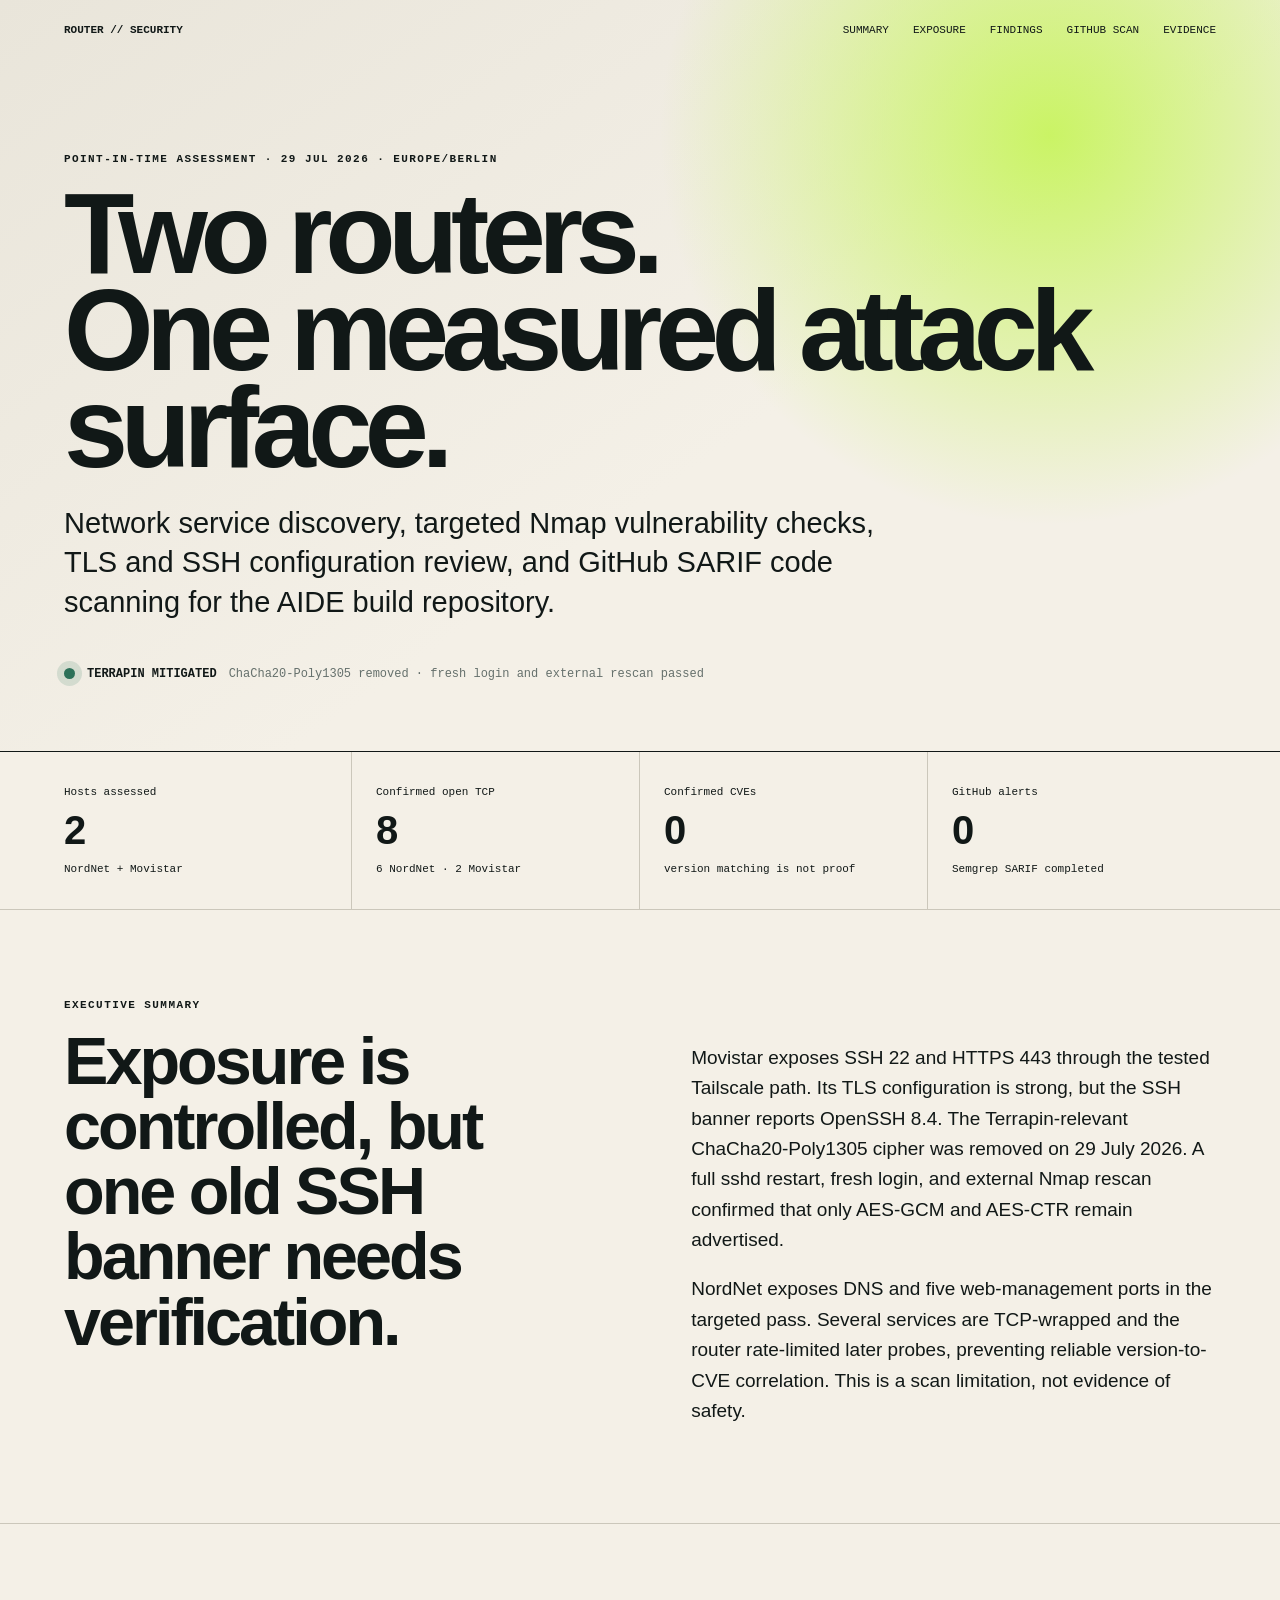
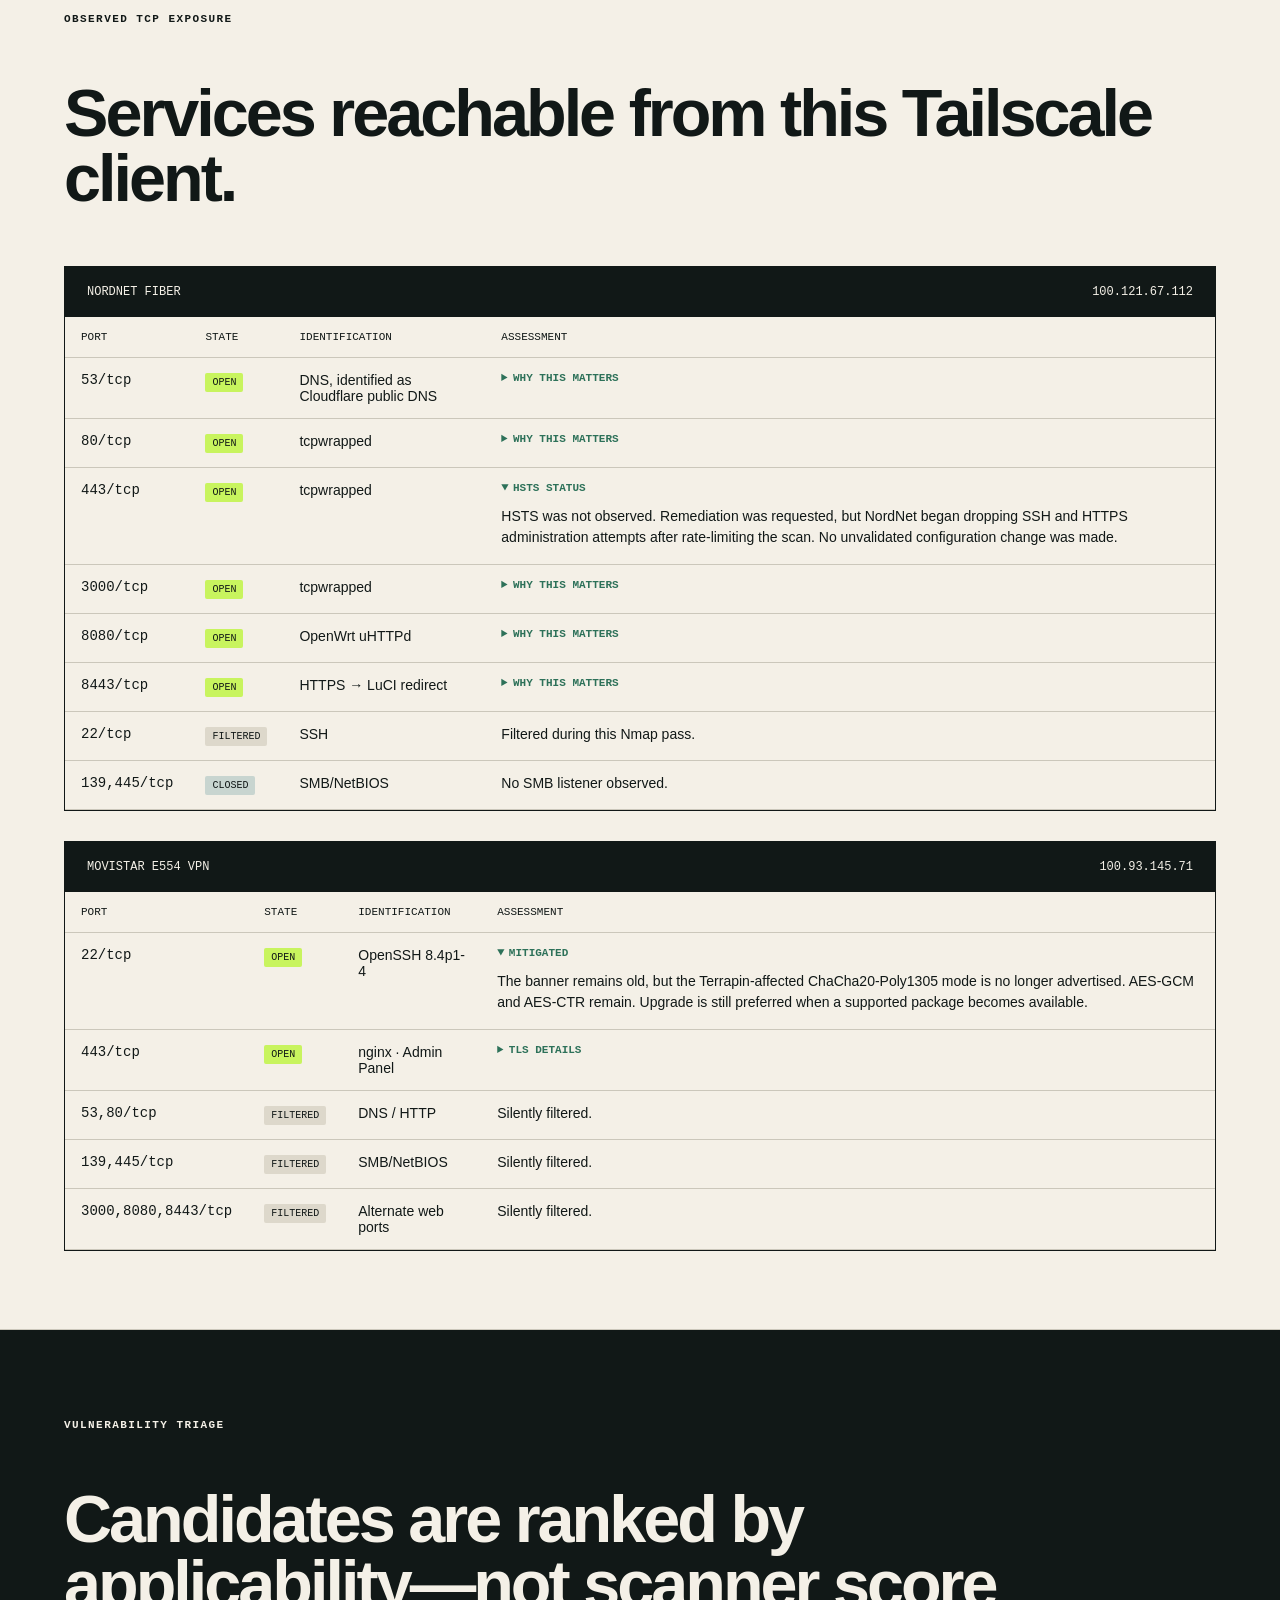
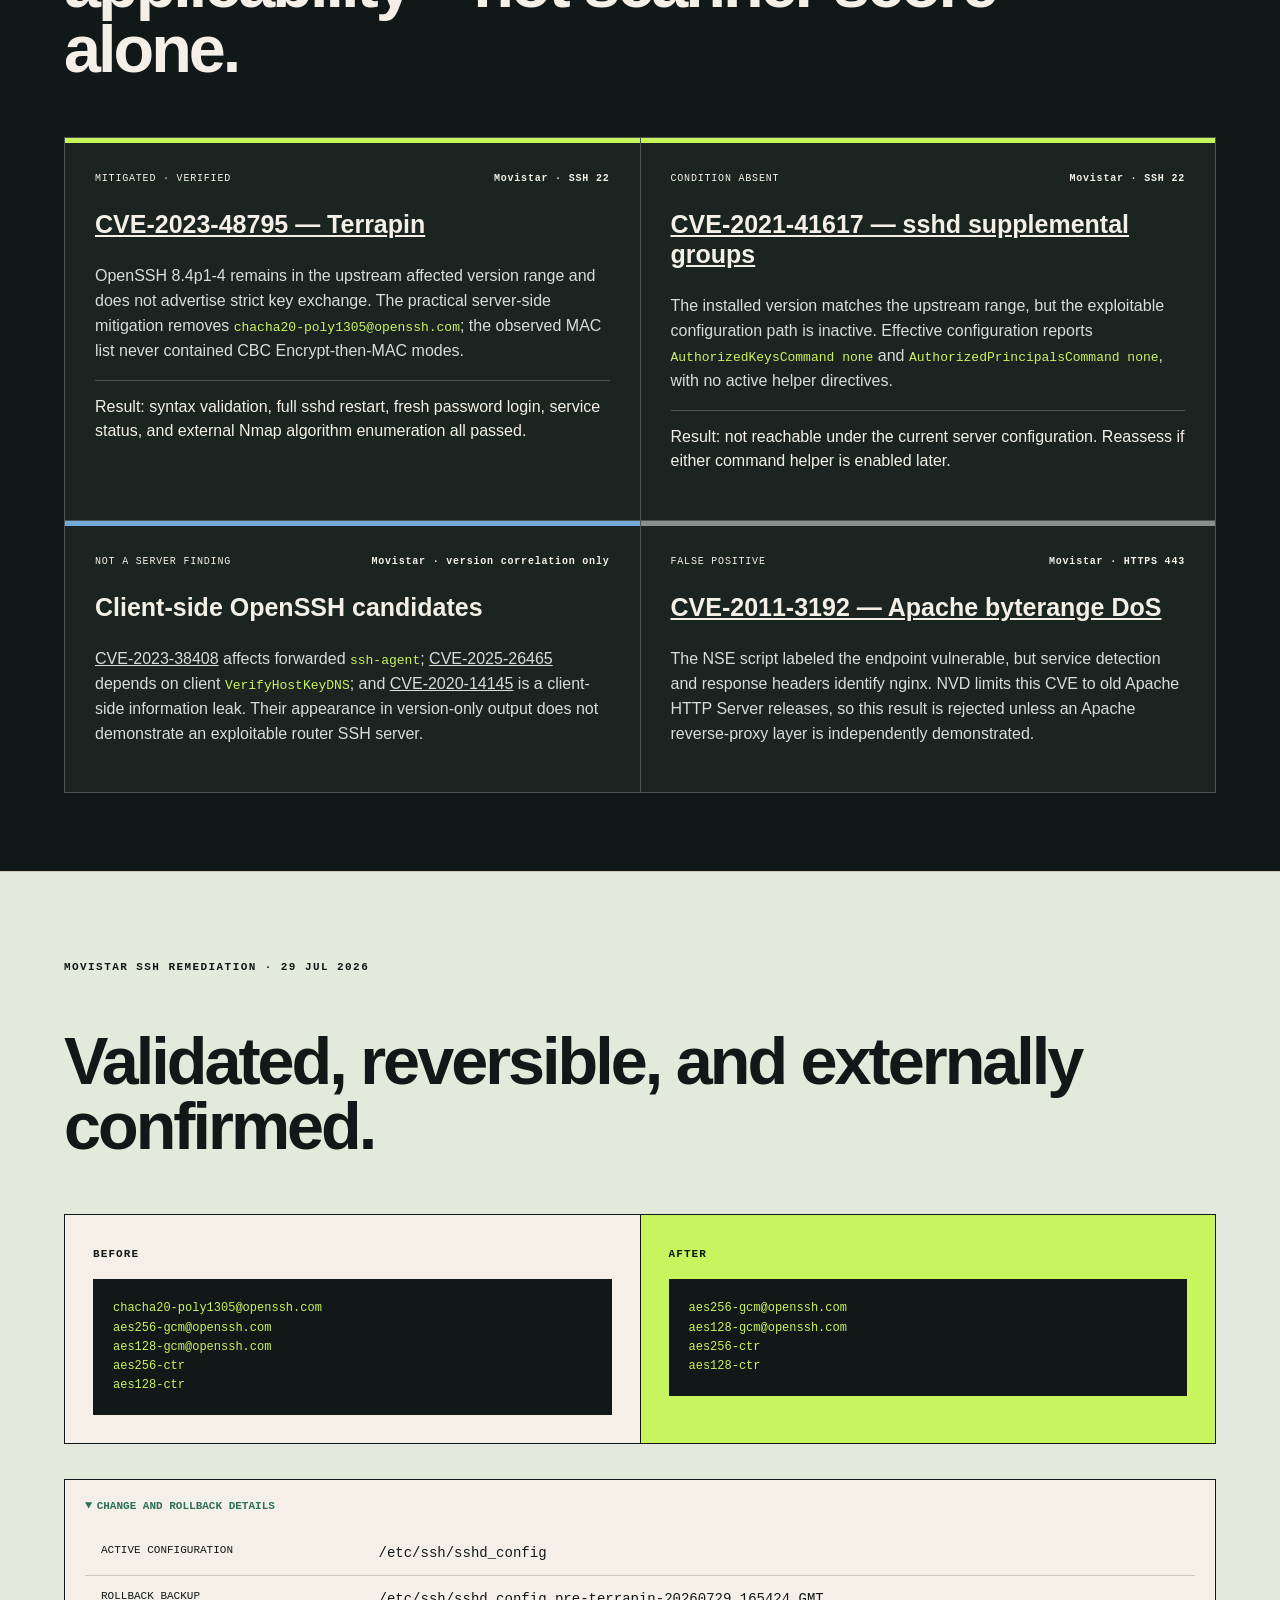
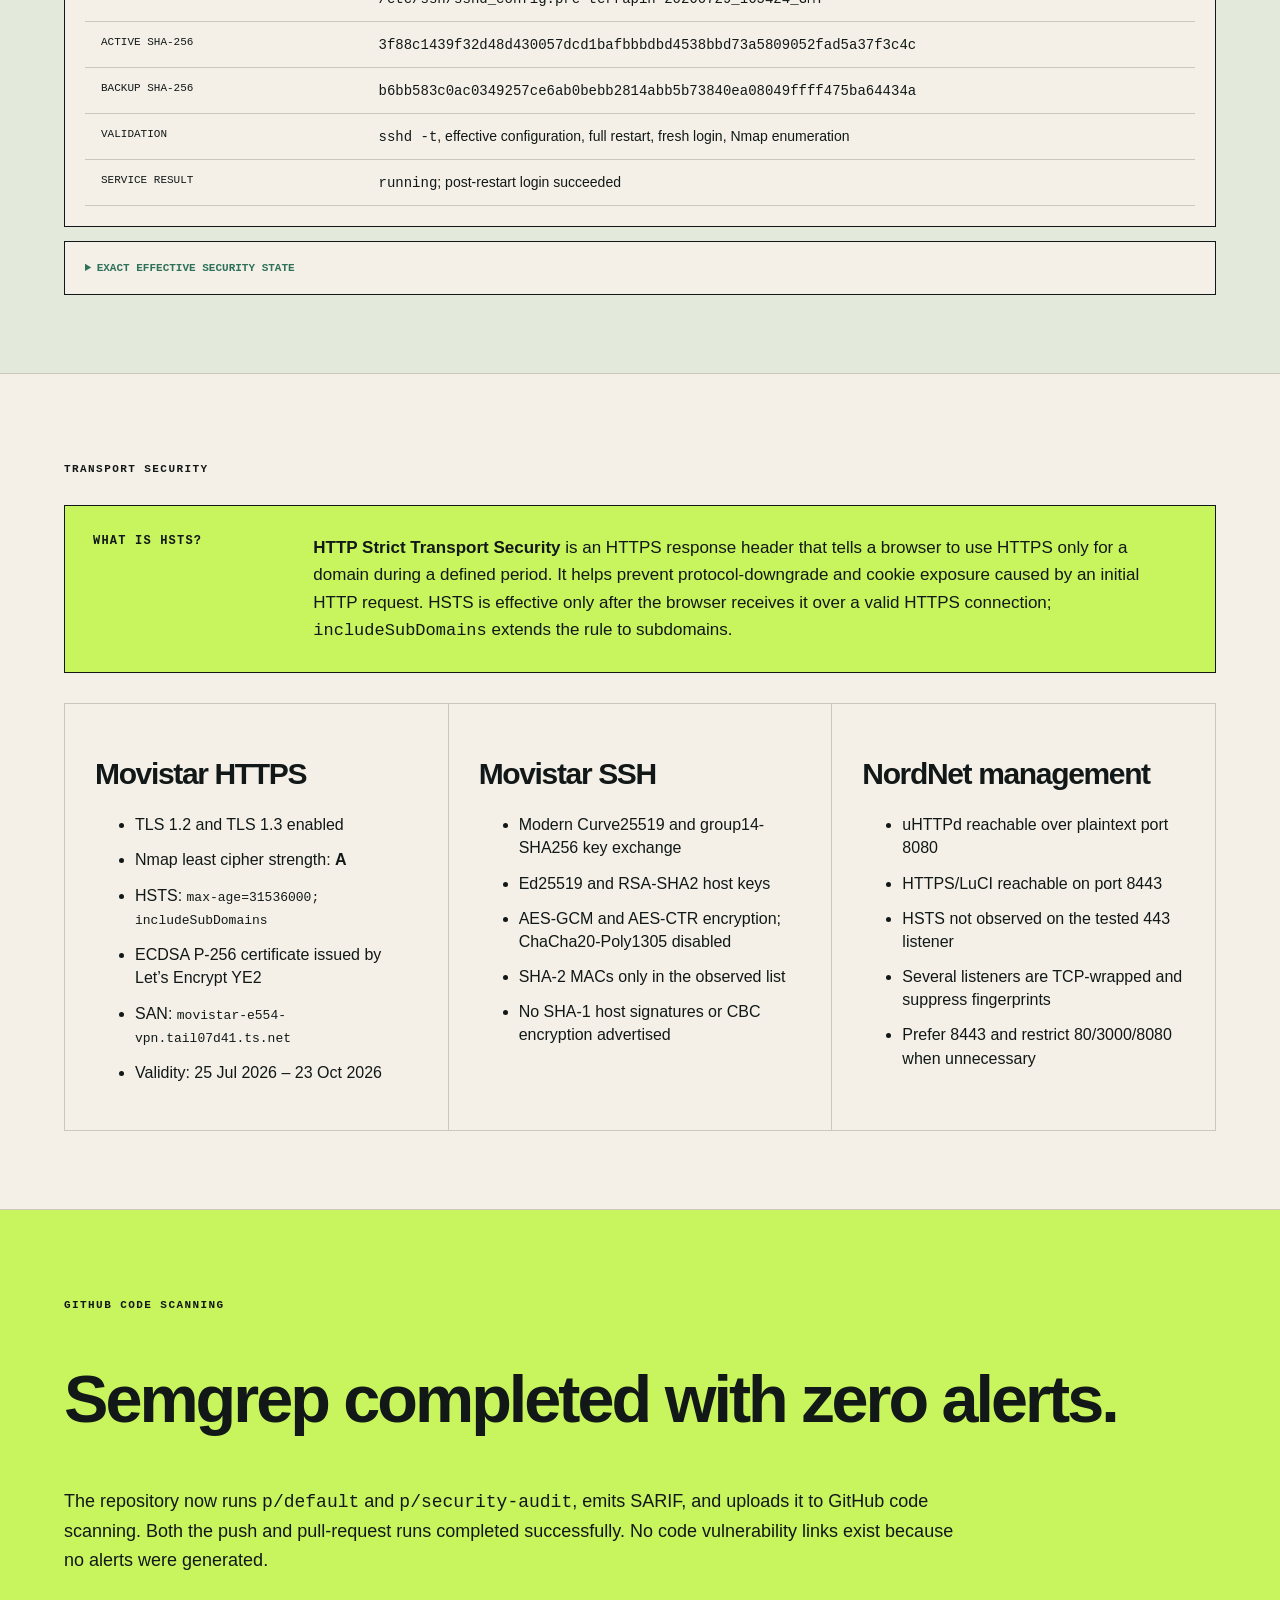
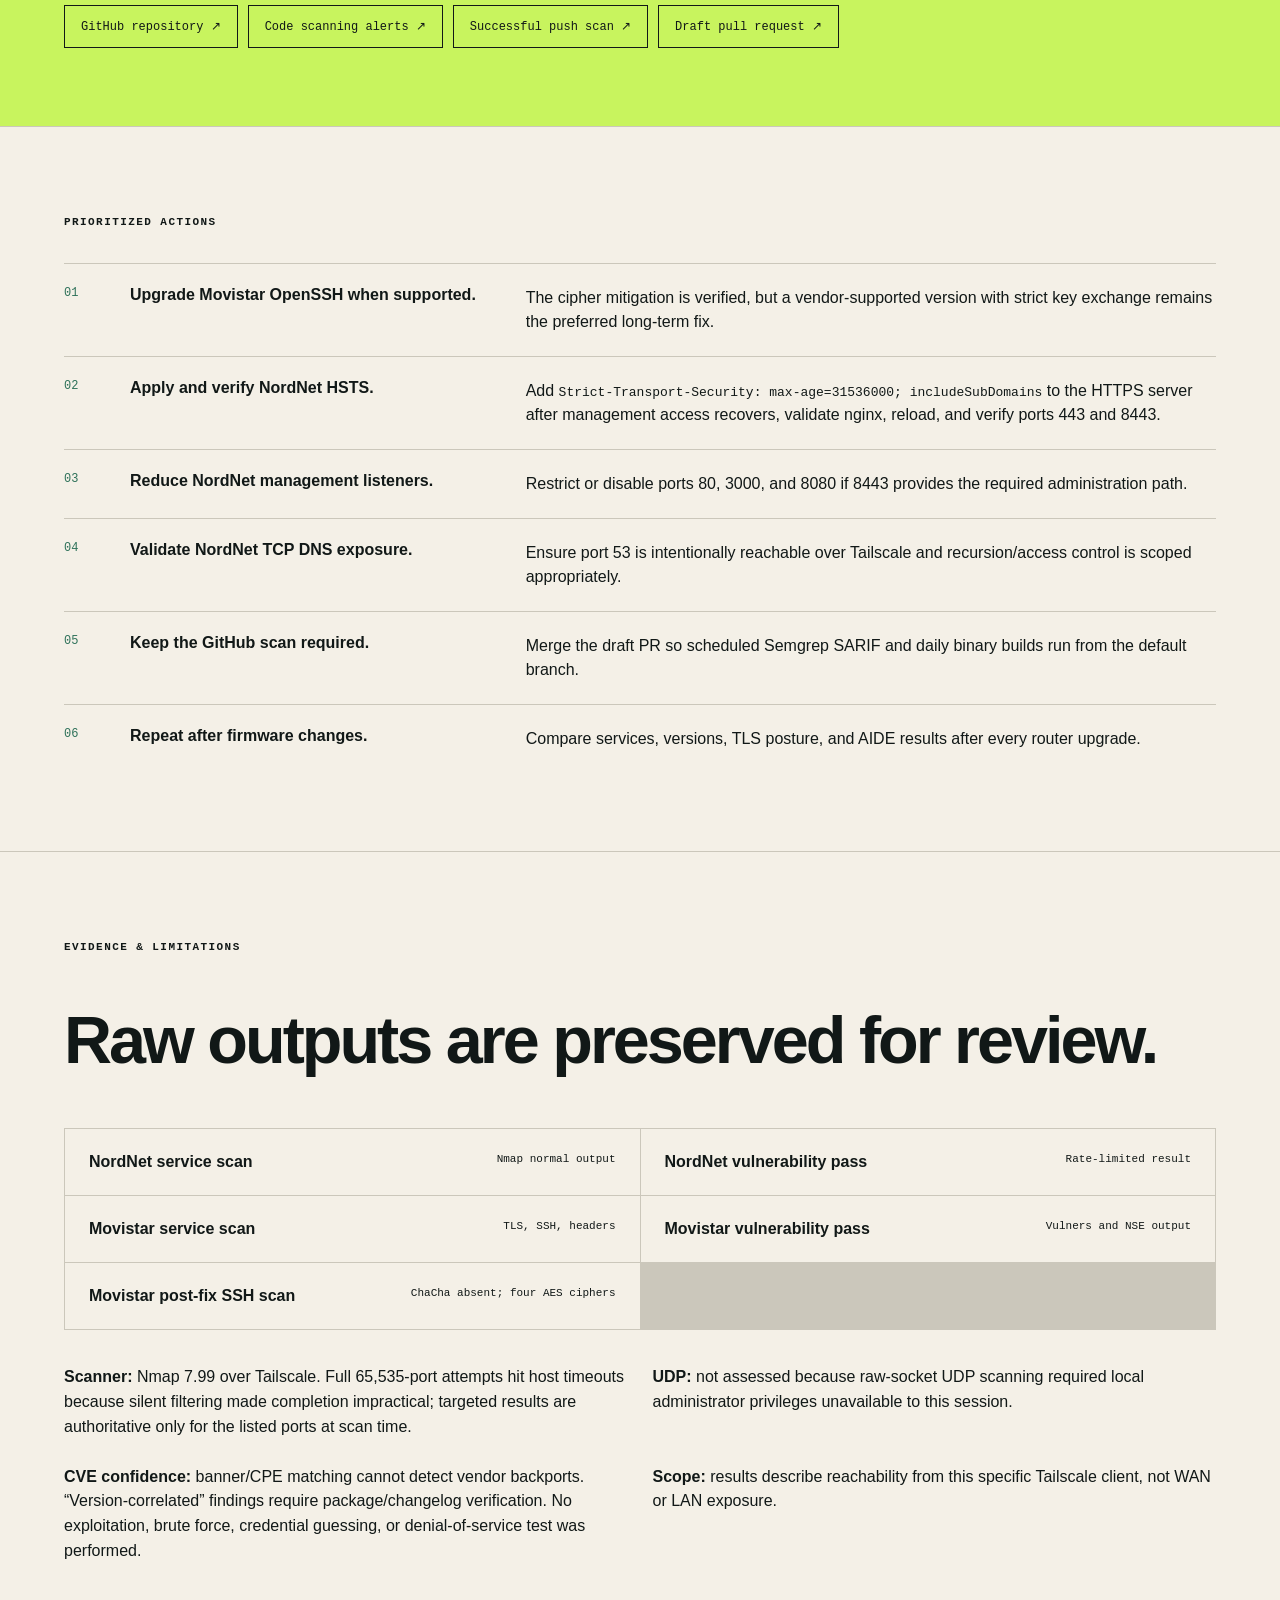
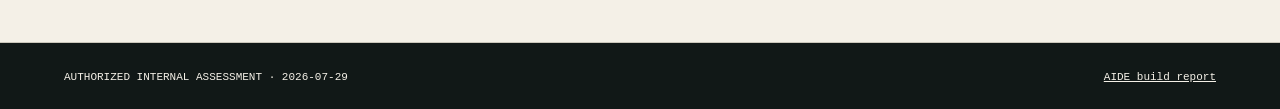
<file: security-report/index.html>
<!doctype html>
<html lang="en">
<head>
  <meta charset="utf-8">
  <meta name="viewport" content="width=device-width,initial-scale=1">
  <meta name="description" content="Nmap and GitHub code-scanning security report for two GL.iNet OpenWrt routers">
  <title>Router Exposure &amp; Vulnerability Report</title>
  <link rel="stylesheet" href="styles.css">
  <link rel="stylesheet" href="interactions.css">
  <link rel="stylesheet" href="remediation.css">
</head>
<body>
  <header>
    <nav>
      <strong>ROUTER // SECURITY</strong>
      <a href="#summary">Summary</a>
      <a href="#exposure">Exposure</a>
      <a href="#findings">Findings</a>
      <a href="#github">GitHub scan</a>
      <a href="#evidence">Evidence</a>
    </nav>
    <div class="hero">
      <p class="kicker">POINT-IN-TIME ASSESSMENT · 29 JUL 2026 · EUROPE/BERLIN</p>
      <h1>Two routers.<br>One measured attack surface.</h1>
      <p class="intro">Network service discovery, targeted Nmap vulnerability checks, TLS and SSH configuration review, and GitHub SARIF code scanning for the AIDE build repository.</p>
      <div class="hero-status"><span></span><b>TERRAPIN MITIGATED</b><em>ChaCha20-Poly1305 removed · fresh login and external rescan passed</em></div>
    </div>
  </header>

  <main>
    <section id="summary" class="metrics">
      <article><small>Hosts assessed</small><strong>2</strong><span>NordNet + Movistar</span></article>
      <article><small>Confirmed open TCP</small><strong>8</strong><span>6 NordNet · 2 Movistar</span></article>
      <article><small>Confirmed CVEs</small><strong>0</strong><span>version matching is not proof</span></article>
      <article><small>GitHub alerts</small><strong>0</strong><span>Semgrep SARIF completed</span></article>
    </section>

    <section class="overview">
      <div>
        <p class="kicker">EXECUTIVE SUMMARY</p>
        <h2>Exposure is controlled, but one old SSH banner needs verification.</h2>
      </div>
      <div class="summary-copy">
        <p>Movistar exposes SSH 22 and HTTPS 443 through the tested Tailscale path. Its TLS configuration is strong, but the SSH banner reports OpenSSH 8.4. The Terrapin-relevant ChaCha20-Poly1305 cipher was removed on 29 July 2026. A full sshd restart, fresh login, and external Nmap rescan confirmed that only AES-GCM and AES-CTR remain advertised.</p>
        <p>NordNet exposes DNS and five web-management ports in the targeted pass. Several services are TCP-wrapped and the router rate-limited later probes, preventing reliable version-to-CVE correlation. This is a scan limitation, not evidence of safety.</p>
      </div>
    </section>

    <section id="exposure">
      <p class="kicker">OBSERVED TCP EXPOSURE</p>
      <h2>Services reachable from this Tailscale client.</h2>
      <div class="host-grid">
        <article>
          <div class="host-head"><span>NORDNET FIBER</span><code>100.121.67.112</code></div>
          <table>
            <thead><tr><th>Port</th><th>State</th><th>Identification</th><th>Assessment</th></tr></thead>
            <tbody>
              <tr><td>53/tcp</td><td><i class="open">open</i></td><td>DNS, identified as Cloudflare public DNS</td><td><details><summary>Why this matters</summary><p>This listener is not required by MagicDNS. MagicDNS uses the local Tailscale resolver at <code>100.100.100.100</code>. Restrict port 53 unless NordNet is intentionally a tailnet DNS server.</p></details></td></tr>
              <tr><td>80/tcp</td><td><i class="open">open</i></td><td>tcpwrapped</td><td><details><summary>Why this matters</summary><p>Plain HTTP can expose sessions unless it performs an immediate redirect to HTTPS. The wrapper prevented reliable header inspection.</p></details></td></tr>
              <tr><td>443/tcp</td><td><i class="open">open</i></td><td>tcpwrapped</td><td><details open><summary>HSTS status</summary><p>HSTS was not observed. Remediation was requested, but NordNet began dropping SSH and HTTPS administration attempts after rate-limiting the scan. No unvalidated configuration change was made.</p></details></td></tr>
              <tr><td>3000/tcp</td><td><i class="open">open</i></td><td>tcpwrapped</td><td><details><summary>Why this matters</summary><p>An extra management listener increases attack surface. Confirm its owner and disable it if 8443 provides the required UI.</p></details></td></tr>
              <tr><td>8080/tcp</td><td><i class="open">open</i></td><td>OpenWrt uHTTPd</td><td><details><summary>Why this matters</summary><p>This is a plaintext management surface. Prefer HTTPS and restrict access with the Tailscale ACL and router firewall.</p></details></td></tr>
              <tr><td>8443/tcp</td><td><i class="open">open</i></td><td>HTTPS → LuCI redirect</td><td><details><summary>Why this matters</summary><p>This is the preferred encrypted management endpoint. Verify that it returns HSTS after router administration access recovers and remediation is applied.</p></details></td></tr>
              <tr><td>22/tcp</td><td><i class="filtered">filtered</i></td><td>SSH</td><td>Filtered during this Nmap pass.</td></tr>
              <tr><td>139,445/tcp</td><td><i class="closed">closed</i></td><td>SMB/NetBIOS</td><td>No SMB listener observed.</td></tr>
            </tbody>
          </table>
        </article>

        <article>
          <div class="host-head"><span>MOVISTAR E554 VPN</span><code>100.93.145.71</code></div>
          <table>
            <thead><tr><th>Port</th><th>State</th><th>Identification</th><th>Assessment</th></tr></thead>
            <tbody>
              <tr><td>22/tcp</td><td><i class="open">open</i></td><td>OpenSSH 8.4p1-4</td><td><details open><summary>Mitigated</summary><p>The banner remains old, but the Terrapin-affected ChaCha20-Poly1305 mode is no longer advertised. AES-GCM and AES-CTR remain. Upgrade is still preferred when a supported package becomes available.</p></details></td></tr>
              <tr><td>443/tcp</td><td><i class="open">open</i></td><td>nginx · Admin Panel</td><td><details><summary>TLS details</summary><p>TLS 1.2/1.3, grade-A ciphers, valid Let’s Encrypt certificate, and HSTS with a one-year lifetime.</p></details></td></tr>
              <tr><td>53,80/tcp</td><td><i class="filtered">filtered</i></td><td>DNS / HTTP</td><td>Silently filtered.</td></tr>
              <tr><td>139,445/tcp</td><td><i class="filtered">filtered</i></td><td>SMB/NetBIOS</td><td>Silently filtered.</td></tr>
              <tr><td>3000,8080,8443/tcp</td><td><i class="filtered">filtered</i></td><td>Alternate web ports</td><td>Silently filtered.</td></tr>
            </tbody>
          </table>
        </article>
      </div>
    </section>

    <section id="findings" class="dark">
      <p class="kicker">VULNERABILITY TRIAGE</p>
      <h2>Candidates are ranked by applicability—not scanner score alone.</h2>
      <div class="findings">
        <article class="resolved">
          <div><span>MITIGATED · VERIFIED</span><b>Movistar · SSH 22</b></div>
          <h3><a href="https://nvd.nist.gov/vuln/detail/CVE-2023-48795">CVE-2023-48795 — Terrapin</a></h3>
          <p>OpenSSH 8.4p1-4 remains in the upstream affected version range and does not advertise strict key exchange. The practical server-side mitigation removes <code>chacha20-poly1305@openssh.com</code>; the observed MAC list never contained CBC Encrypt-then-MAC modes.</p>
          <p class="action">Result: syntax validation, full sshd restart, fresh password login, service status, and external Nmap algorithm enumeration all passed.</p>
        </article>

        <article class="resolved">
          <div><span>CONDITION ABSENT</span><b>Movistar · SSH 22</b></div>
          <h3><a href="https://nvd.nist.gov/vuln/detail/CVE-2021-41617">CVE-2021-41617 — sshd supplemental groups</a></h3>
          <p>The installed version matches the upstream range, but the exploitable configuration path is inactive. Effective configuration reports <code>AuthorizedKeysCommand none</code> and <code>AuthorizedPrincipalsCommand none</code>, with no active helper directives.</p>
          <p class="action">Result: not reachable under the current server configuration. Reassess if either command helper is enabled later.</p>
        </article>

        <article class="context">
          <div><span>NOT A SERVER FINDING</span><b>Movistar · version correlation only</b></div>
          <h3>Client-side OpenSSH candidates</h3>
          <p><a href="https://nvd.nist.gov/vuln/detail/CVE-2023-38408">CVE-2023-38408</a> affects forwarded <code>ssh-agent</code>; <a href="https://nvd.nist.gov/vuln/detail/CVE-2025-26465">CVE-2025-26465</a> depends on client <code>VerifyHostKeyDNS</code>; and <a href="https://nvd.nist.gov/vuln/detail/CVE-2020-14145">CVE-2020-14145</a> is a client-side information leak. Their appearance in version-only output does not demonstrate an exploitable router SSH server.</p>
        </article>

        <article class="false-positive">
          <div><span>FALSE POSITIVE</span><b>Movistar · HTTPS 443</b></div>
          <h3><a href="https://nvd.nist.gov/vuln/detail/CVE-2011-3192">CVE-2011-3192 — Apache byterange DoS</a></h3>
          <p>The NSE script labeled the endpoint vulnerable, but service detection and response headers identify nginx. NVD limits this CVE to old Apache HTTP Server releases, so this result is rejected unless an Apache reverse-proxy layer is independently demonstrated.</p>
        </article>
      </div>
    </section>

    <section id="remediation" class="remediation">
      <p class="kicker">MOVISTAR SSH REMEDIATION · 29 JUL 2026</p>
      <h2>Validated, reversible, and externally confirmed.</h2>
      <div class="remediation-grid">
        <article>
          <span>BEFORE</span>
          <pre><code>chacha20-poly1305@openssh.com
aes256-gcm@openssh.com
aes128-gcm@openssh.com
aes256-ctr
aes128-ctr</code></pre>
        </article>
        <article>
          <span>AFTER</span>
          <pre><code>aes256-gcm@openssh.com
aes128-gcm@openssh.com
aes256-ctr
aes128-ctr</code></pre>
        </article>
      </div>
      <details open class="audit-details">
        <summary>Change and rollback details</summary>
        <table>
          <tbody>
            <tr><th>Active configuration</th><td><code>/etc/ssh/sshd_config</code></td></tr>
            <tr><th>Rollback backup</th><td><code>/etc/ssh/sshd_config.pre-terrapin-20260729_165424_GMT</code></td></tr>
            <tr><th>Active SHA-256</th><td><code>3f88c1439f32d48d430057dcd1bafbbbdbd4538bbd73a5809052fad5a37f3c4c</code></td></tr>
            <tr><th>Backup SHA-256</th><td><code>b6bb583c0ac0349257ce6ab0bebb2814abb5b73840ea08049ffff475ba64434a</code></td></tr>
            <tr><th>Validation</th><td><code>sshd -t</code>, effective configuration, full restart, fresh login, Nmap enumeration</td></tr>
            <tr><th>Service result</th><td><code>running</code>; post-restart login succeeded</td></tr>
          </tbody>
        </table>
      </details>
      <details class="audit-details">
        <summary>Exact effective security state</summary>
        <pre><code>ciphers aes256-gcm@openssh.com,aes128-gcm@openssh.com,aes256-ctr,aes128-ctr
macs hmac-sha2-512,hmac-sha2-256
kexalgorithms curve25519-sha256,curve25519-sha256@libssh.org,diffie-hellman-group14-sha256
authorizedkeyscommand none
authorizedprincipalscommand none</code></pre>
      </details>
    </section>

    <section id="transport">
      <p class="kicker">TRANSPORT SECURITY</p>
      <div class="hsts-explainer">
        <span>WHAT IS HSTS?</span>
        <p><b>HTTP Strict Transport Security</b> is an HTTPS response header that tells a browser to use HTTPS only for a domain during a defined period. It helps prevent protocol-downgrade and cookie exposure caused by an initial HTTP request. HSTS is effective only after the browser receives it over a valid HTTPS connection; <code>includeSubDomains</code> extends the rule to subdomains.</p>
      </div>
      <div class="transport-grid">
        <article>
          <h2>Movistar HTTPS</h2>
          <ul>
            <li>TLS 1.2 and TLS 1.3 enabled</li>
            <li>Nmap least cipher strength: <b>A</b></li>
            <li>HSTS: <code>max-age=31536000; includeSubDomains</code></li>
            <li>ECDSA P-256 certificate issued by Let’s Encrypt YE2</li>
            <li>SAN: <code>movistar-e554-vpn.tail07d41.ts.net</code></li>
            <li>Validity: 25 Jul 2026 – 23 Oct 2026</li>
          </ul>
        </article>
        <article>
          <h2>Movistar SSH</h2>
          <ul>
            <li>Modern Curve25519 and group14-SHA256 key exchange</li>
            <li>Ed25519 and RSA-SHA2 host keys</li>
            <li>AES-GCM and AES-CTR encryption; ChaCha20-Poly1305 disabled</li>
            <li>SHA-2 MACs only in the observed list</li>
            <li>No SHA-1 host signatures or CBC encryption advertised</li>
          </ul>
        </article>
        <article>
          <h2>NordNet management</h2>
          <ul>
            <li>uHTTPd reachable over plaintext port 8080</li>
            <li>HTTPS/LuCI reachable on port 8443</li>
            <li>HSTS not observed on the tested 443 listener</li>
            <li>Several listeners are TCP-wrapped and suppress fingerprints</li>
            <li>Prefer 8443 and restrict 80/3000/8080 when unnecessary</li>
          </ul>
        </article>
      </div>
    </section>

    <section id="github" class="github">
      <p class="kicker">GITHUB CODE SCANNING</p>
      <h2>Semgrep completed with zero alerts.</h2>
      <p>The repository now runs <code>p/default</code> and <code>p/security-audit</code>, emits SARIF, and uploads it to GitHub code scanning. Both the push and pull-request runs completed successfully. No code vulnerability links exist because no alerts were generated.</p>
      <div class="link-row">
        <a href="https://github.com/martibayoalemany9/aide-openwrt-build">GitHub repository ↗</a>
        <a href="https://github.com/martibayoalemany9/aide-openwrt-build/security/code-scanning">Code scanning alerts ↗</a>
        <a href="https://github.com/martibayoalemany9/aide-openwrt-build/actions/runs/30458760025">Successful push scan ↗</a>
        <a href="https://github.com/martibayoalemany9/aide-openwrt-build/pull/1">Draft pull request ↗</a>
      </div>
    </section>

    <section id="recommendations">
      <p class="kicker">PRIORITIZED ACTIONS</p>
      <ol class="recommendations">
        <li><b>Upgrade Movistar OpenSSH when supported.</b><span>The cipher mitigation is verified, but a vendor-supported version with strict key exchange remains the preferred long-term fix.</span></li>
        <li><b>Apply and verify NordNet HSTS.</b><span>Add <code>Strict-Transport-Security: max-age=31536000; includeSubDomains</code> to the HTTPS server after management access recovers, validate nginx, reload, and verify ports 443 and 8443.</span></li>
        <li><b>Reduce NordNet management listeners.</b><span>Restrict or disable ports 80, 3000, and 8080 if 8443 provides the required administration path.</span></li>
        <li><b>Validate NordNet TCP DNS exposure.</b><span>Ensure port 53 is intentionally reachable over Tailscale and recursion/access control is scoped appropriately.</span></li>
        <li><b>Keep the GitHub scan required.</b><span>Merge the draft PR so scheduled Semgrep SARIF and daily binary builds run from the default branch.</span></li>
        <li><b>Repeat after firmware changes.</b><span>Compare services, versions, TLS posture, and AIDE results after every router upgrade.</span></li>
      </ol>
    </section>

    <section id="evidence">
      <p class="kicker">EVIDENCE &amp; LIMITATIONS</p>
      <h2>Raw outputs are preserved for review.</h2>
      <div class="evidence-grid">
        <a href="raw/nordnet-service-scan.nmap"><b>NordNet service scan</b><span>Nmap normal output</span></a>
        <a href="raw/nordnet-vulnerability-scan.nmap"><b>NordNet vulnerability pass</b><span>Rate-limited result</span></a>
        <a href="raw/movistar-service-scan.nmap"><b>Movistar service scan</b><span>TLS, SSH, headers</span></a>
        <a href="raw/movistar-vulnerability-scan.nmap"><b>Movistar vulnerability pass</b><span>Vulners and NSE output</span></a>
        <a href="raw/movistar-post-terrapin-final.nmap"><b>Movistar post-fix SSH scan</b><span>ChaCha absent; four AES ciphers</span></a>
      </div>
      <div class="limitations">
        <p><b>Scanner:</b> Nmap 7.99 over Tailscale. Full 65,535-port attempts hit host timeouts because silent filtering made completion impractical; targeted results are authoritative only for the listed ports at scan time.</p>
        <p><b>UDP:</b> not assessed because raw-socket UDP scanning required local administrator privileges unavailable to this session.</p>
        <p><b>CVE confidence:</b> banner/CPE matching cannot detect vendor backports. “Version-correlated” findings require package/changelog verification. No exploitation, brute force, credential guessing, or denial-of-service test was performed.</p>
        <p><b>Scope:</b> results describe reachability from this specific Tailscale client, not WAN or LAN exposure.</p>
      </div>
    </section>
  </main>

  <footer>
    <span>AUTHORIZED INTERNAL ASSESSMENT · 2026-07-29</span>
    <a href="../web/">AIDE build report</a>
  </footer>
</body>
</html>
</file>
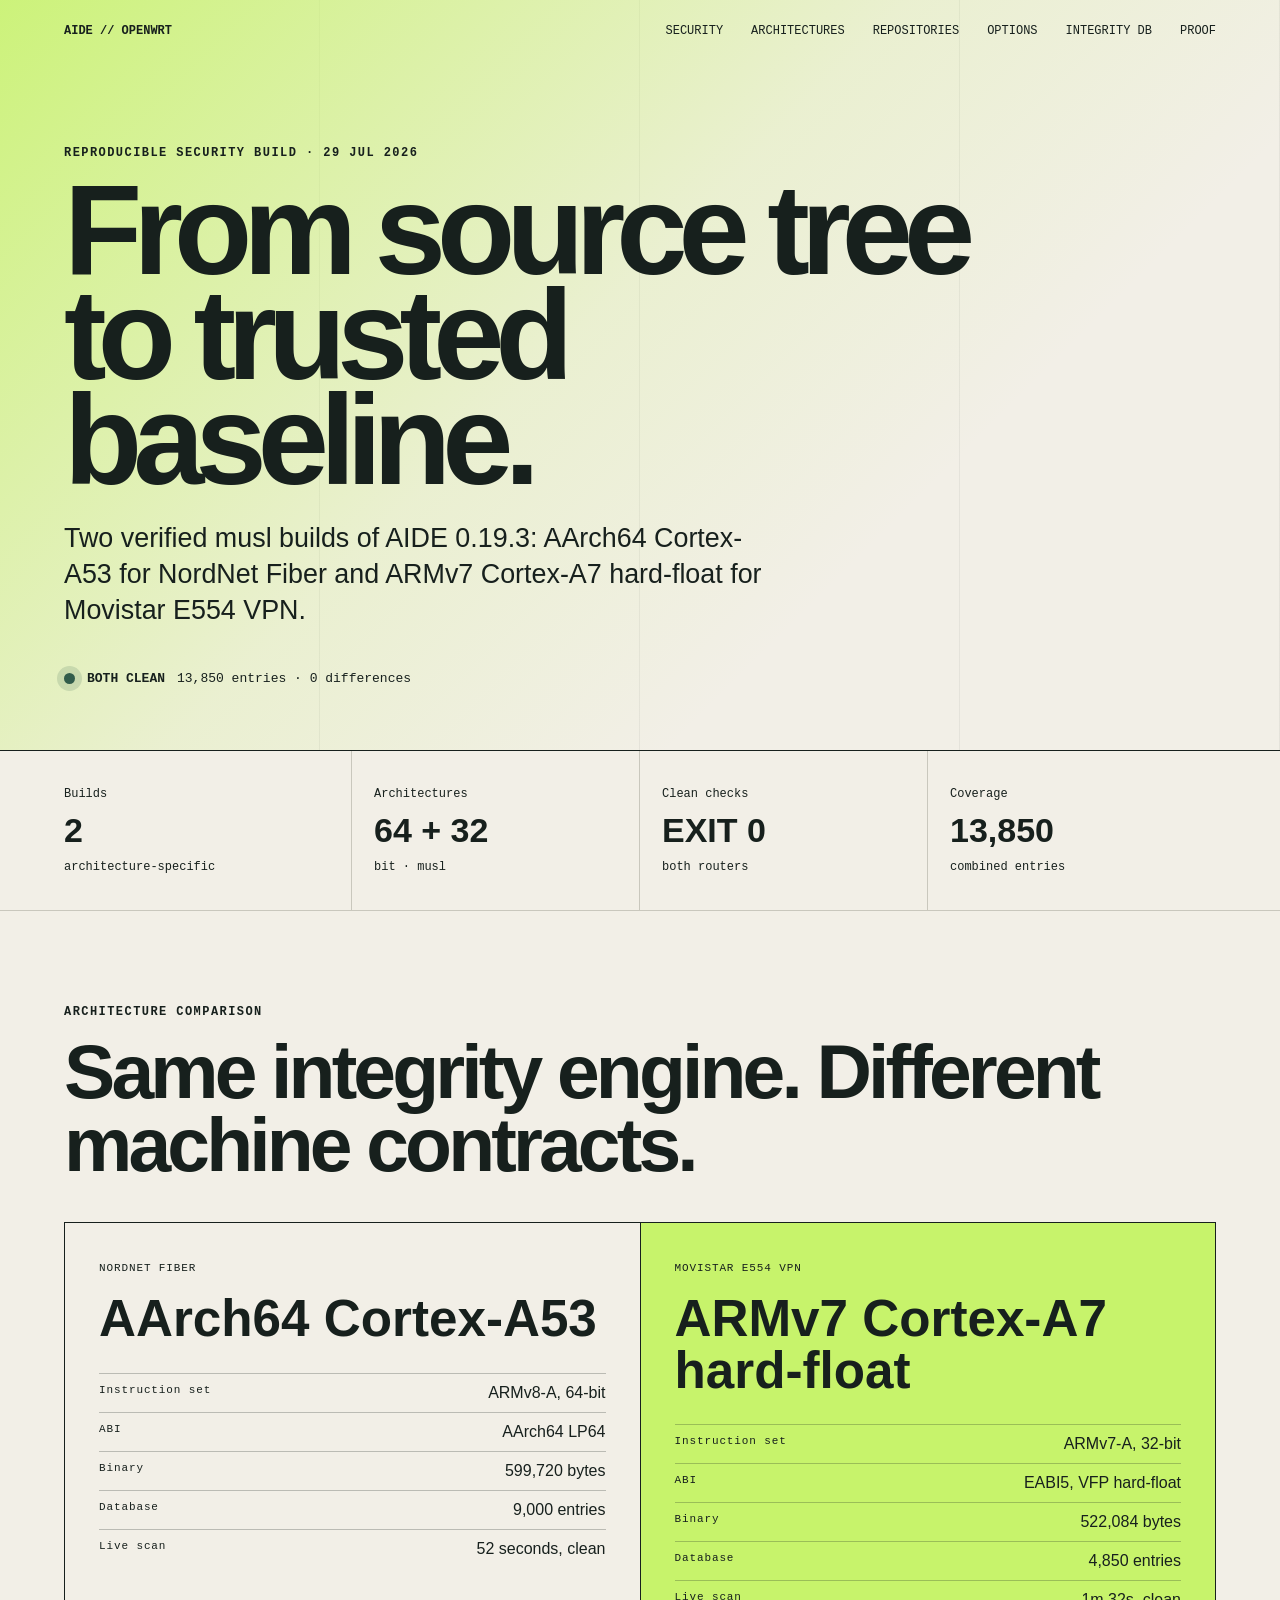
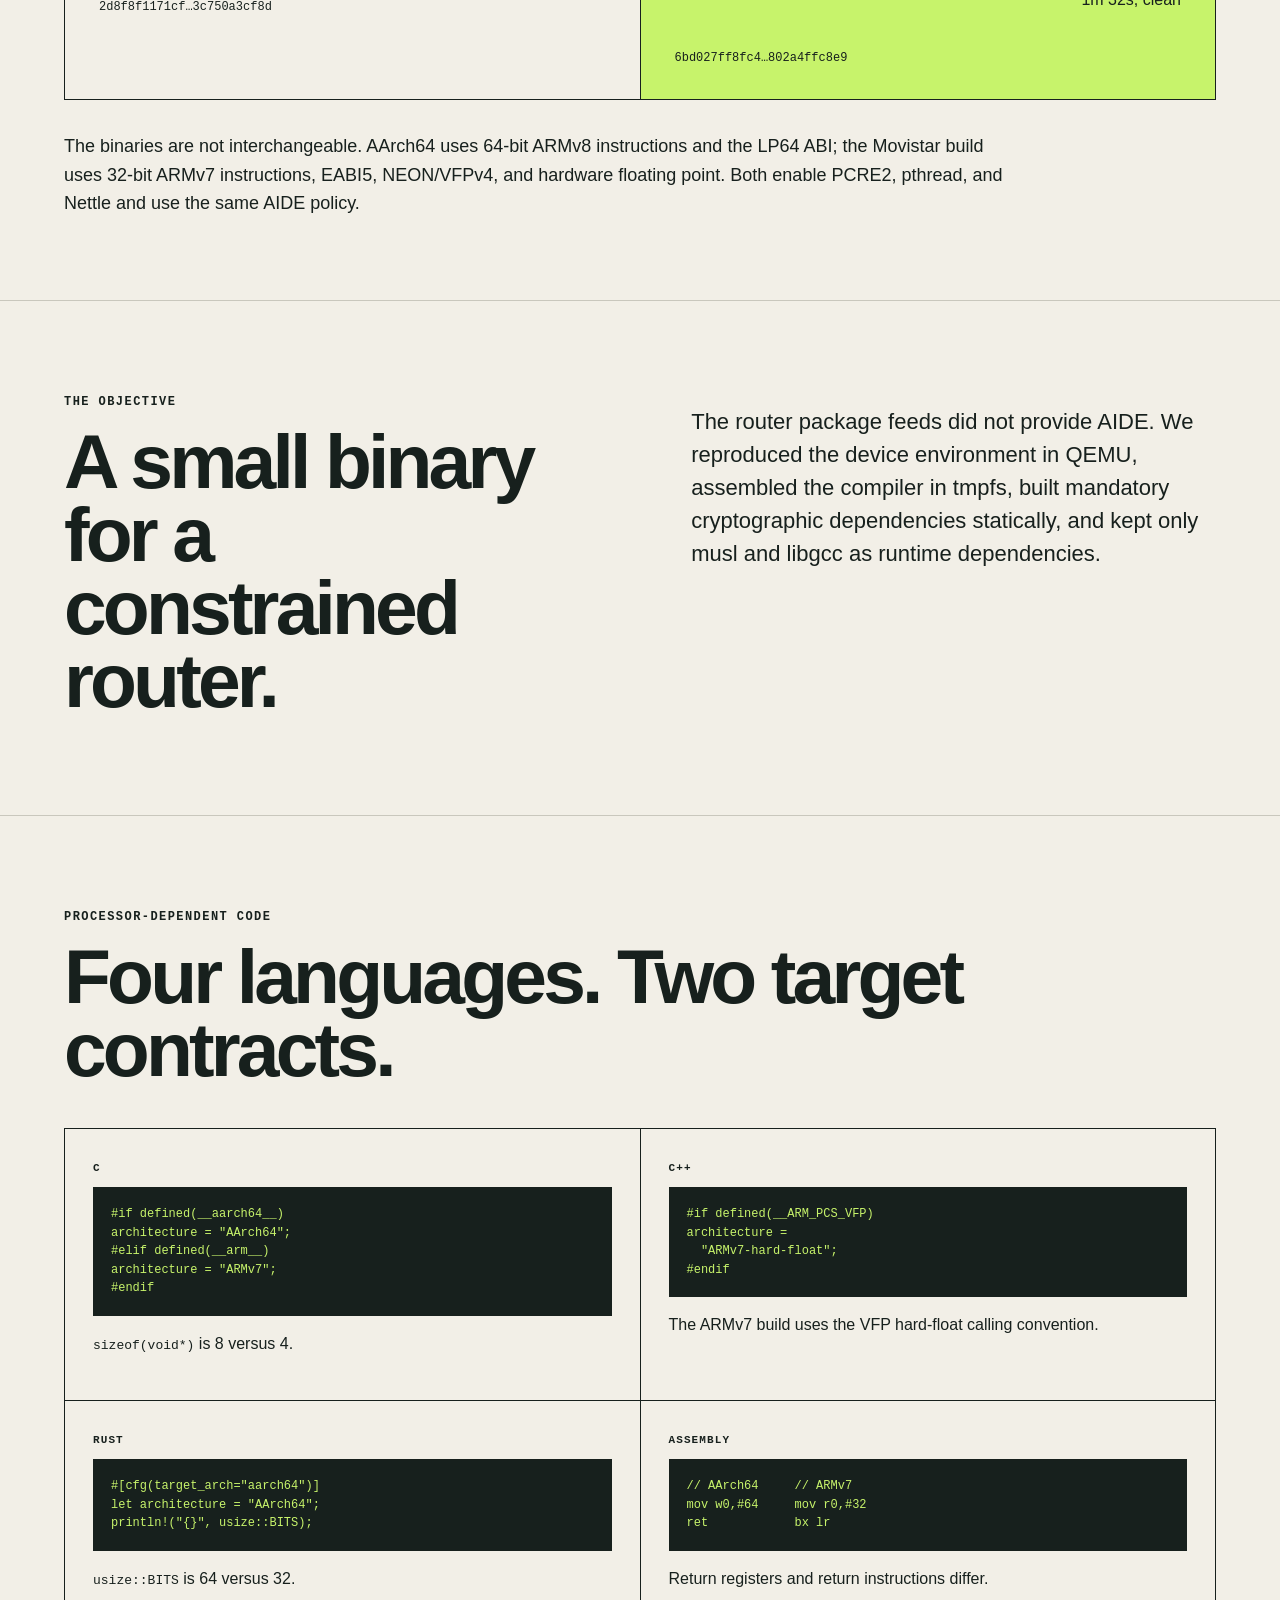
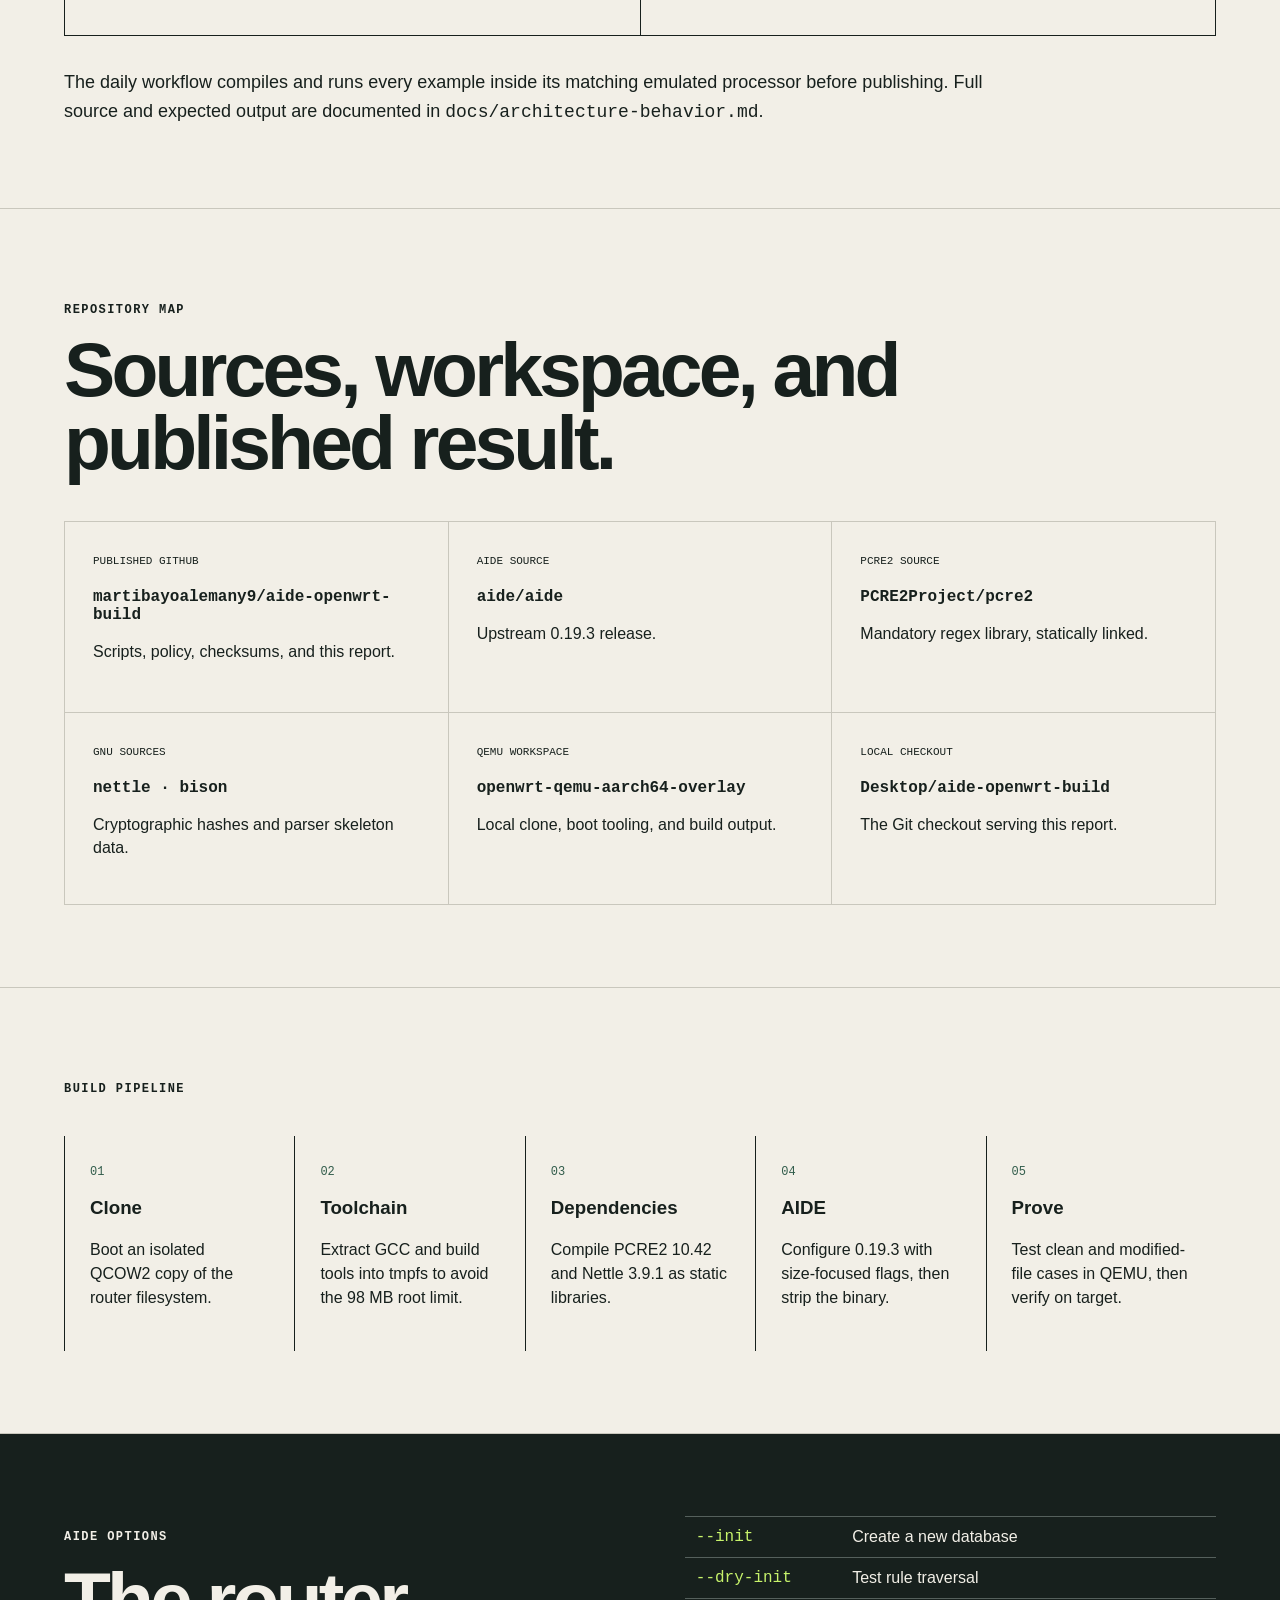
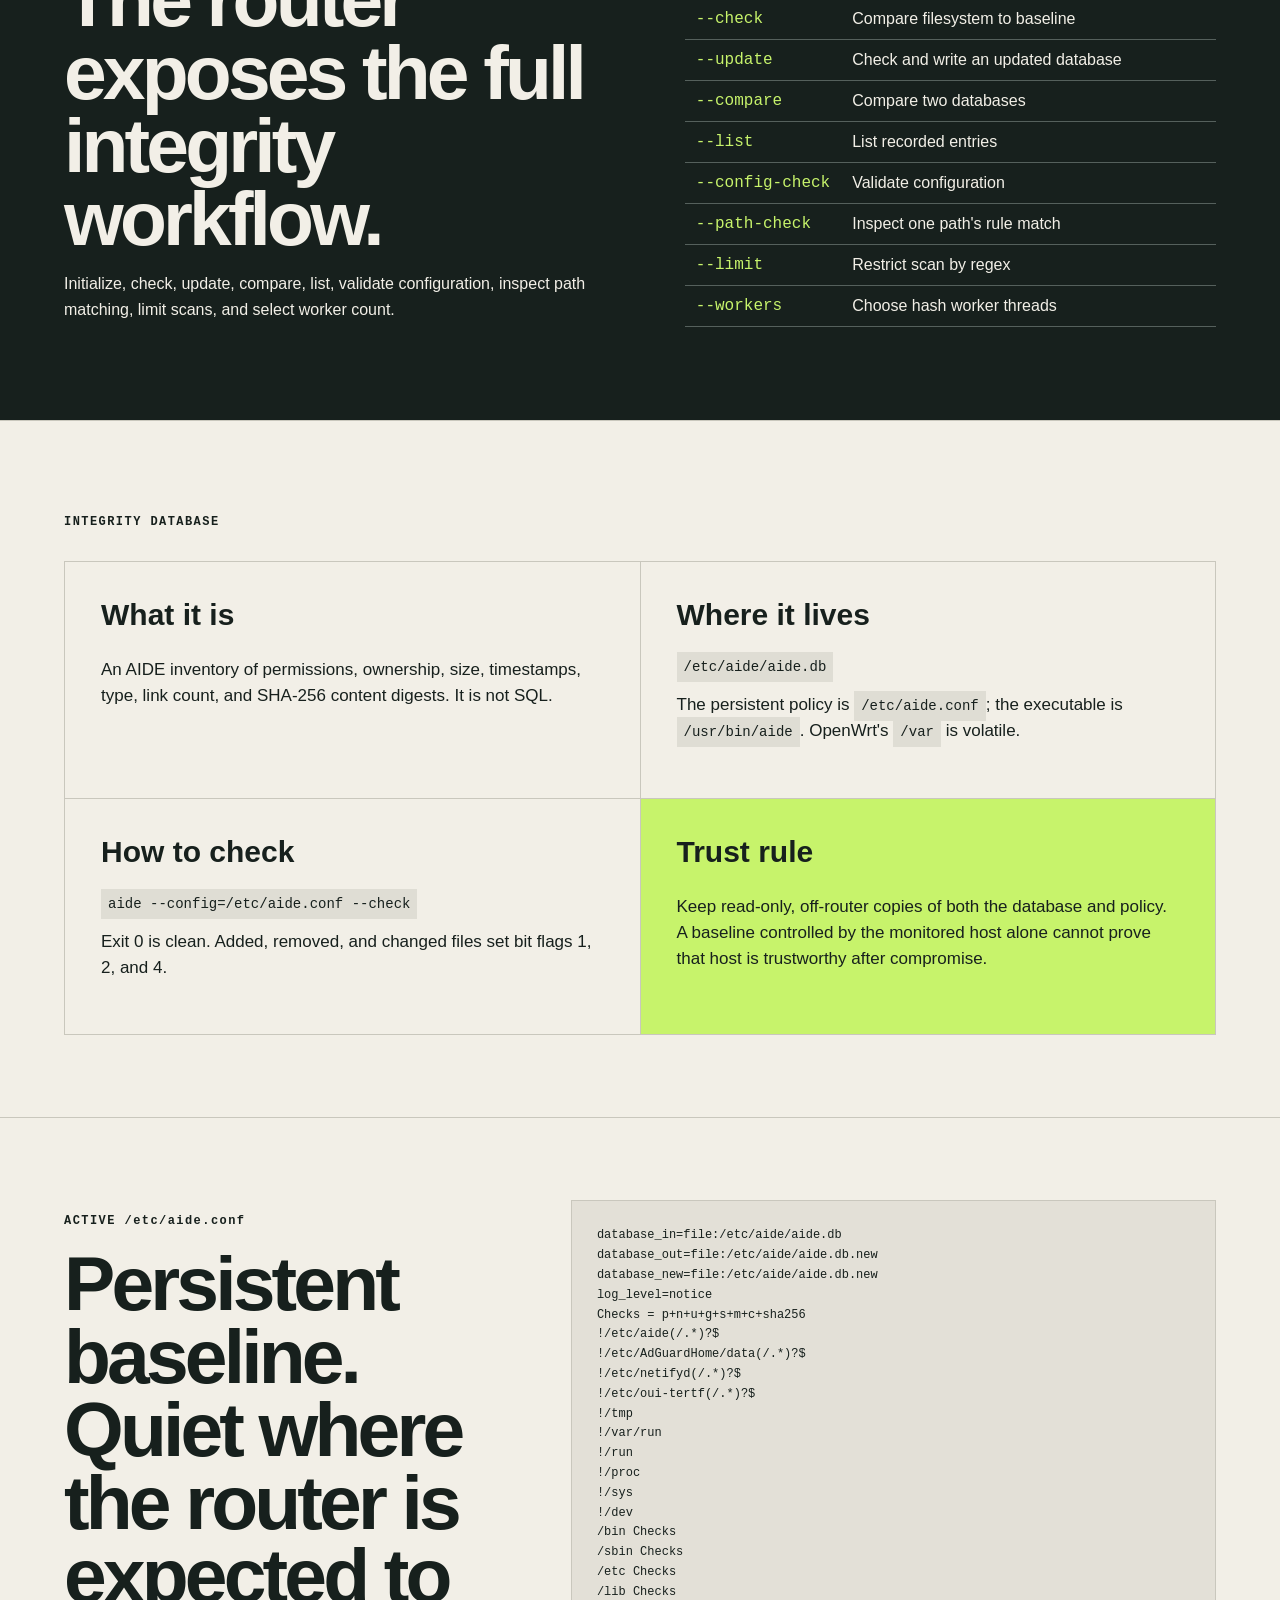
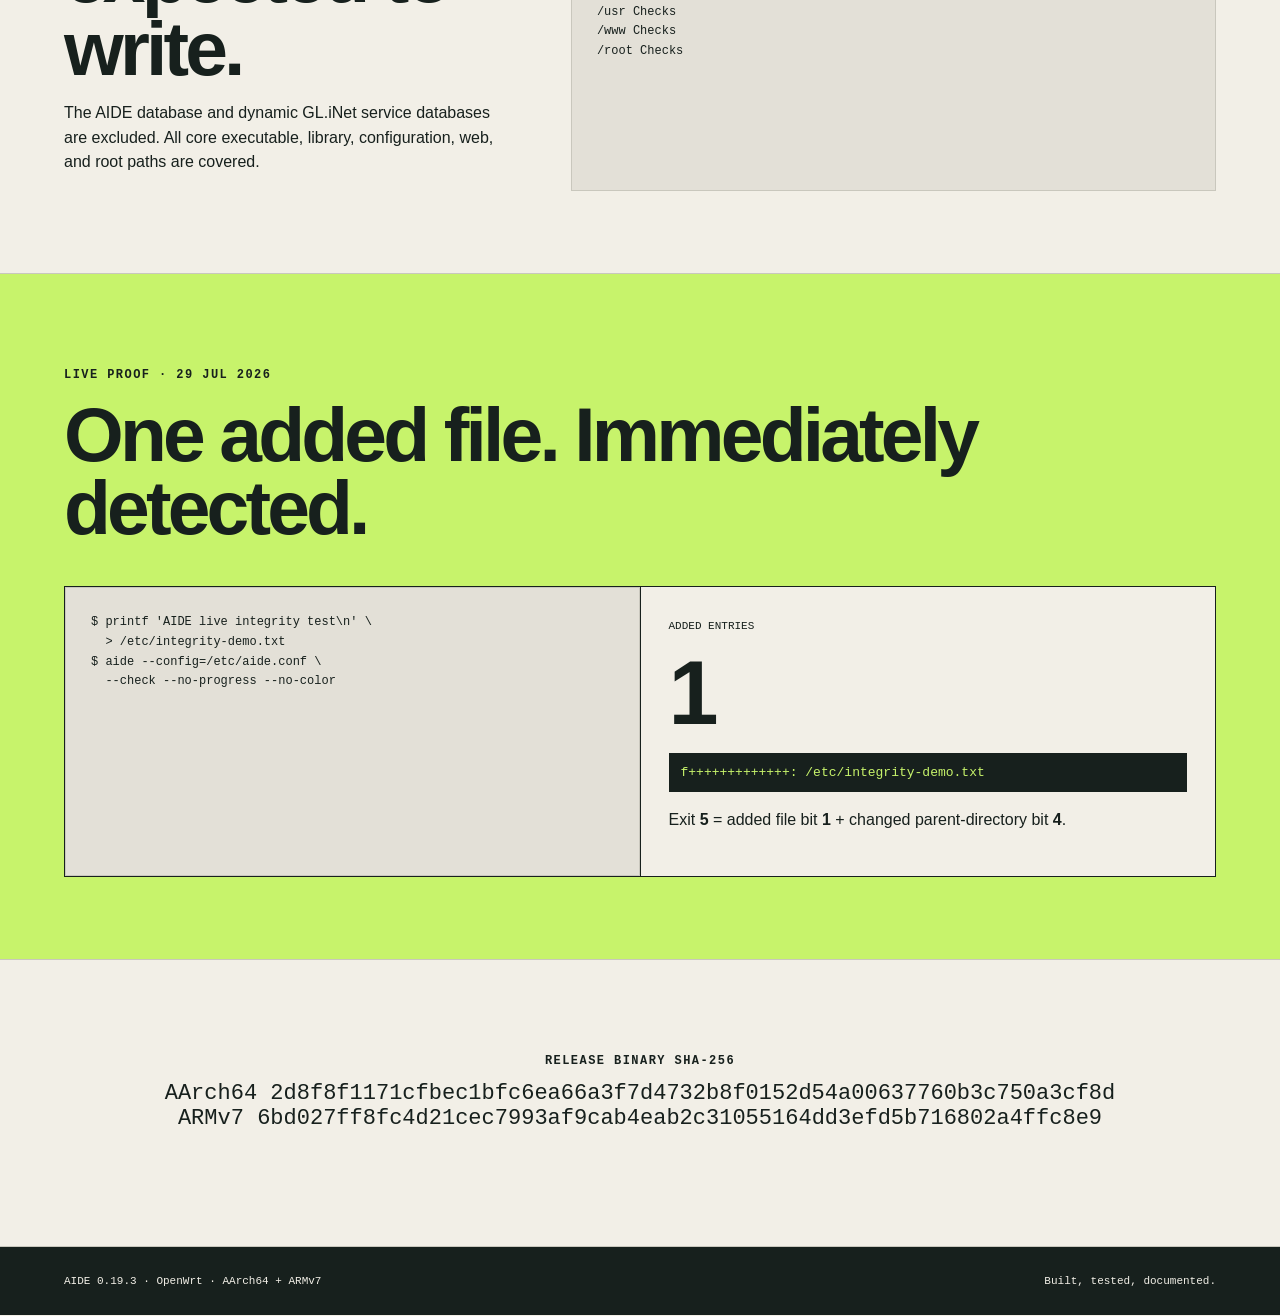
<file: web/index.html>
<!doctype html>
<html lang="en">
<head>
  <meta charset="utf-8">
  <meta name="viewport" content="width=device-width,initial-scale=1">
  <meta name="description" content="Reproducible AIDE 0.19.3 build report for GL.iNet OpenWrt">
  <title>AIDE on OpenWrt — Build & Integrity Report</title>
  <link rel="stylesheet" href="styles.css">
  <link rel="stylesheet" href="architectures.css">
</head>
<body>
  <header class="hero">
    <nav><span class="mark">AIDE // OPENWRT</span><a href="../security-report/">Security</a><a href="#architectures">Architectures</a><a href="#repositories">Repositories</a><a href="#commands">Options</a><a href="#integrity">Integrity DB</a><a href="#proof">Proof</a></nav>
    <div class="hero-copy">
      <p class="eyebrow">REPRODUCIBLE SECURITY BUILD · 29 JUL 2026</p>
      <h1>From source tree<br>to trusted baseline.</h1>
      <p class="lede">Two verified musl builds of AIDE 0.19.3: AArch64 Cortex-A53 for NordNet Fiber and ARMv7 Cortex-A7 hard-float for Movistar E554 VPN.</p>
      <div class="status"><span class="pulse"></span><strong>BOTH CLEAN</strong><span>13,850 entries · 0 differences</span></div>
    </div>
  </header>

  <main>
    <section class="metrics">
      <article><span>Builds</span><strong>2</strong><small>architecture-specific</small></article>
      <article><span>Architectures</span><strong>64 + 32</strong><small>bit · musl</small></article>
      <article><span>Clean checks</span><strong>EXIT 0</strong><small>both routers</small></article>
      <article><span>Coverage</span><strong>13,850</strong><small>combined entries</small></article>
    </section>

    <section id="architectures">
      <p class="eyebrow">ARCHITECTURE COMPARISON</p>
      <h2 class="section-title">Same integrity engine. Different machine contracts.</h2>
      <div class="arch-compare">
        <article>
          <span>NORDNET FIBER</span>
          <h3>AArch64 Cortex-A53</h3>
          <dl>
            <div><dt>Instruction set</dt><dd>ARMv8-A, 64-bit</dd></div>
            <div><dt>ABI</dt><dd>AArch64 LP64</dd></div>
            <div><dt>Binary</dt><dd>599,720 bytes</dd></div>
            <div><dt>Database</dt><dd>9,000 entries</dd></div>
            <div><dt>Live scan</dt><dd>52 seconds, clean</dd></div>
          </dl>
          <code>2d8f8f1171cf…3c750a3cf8d</code>
        </article>
        <article>
          <span>MOVISTAR E554 VPN</span>
          <h3>ARMv7 Cortex-A7 hard-float</h3>
          <dl>
            <div><dt>Instruction set</dt><dd>ARMv7-A, 32-bit</dd></div>
            <div><dt>ABI</dt><dd>EABI5, VFP hard-float</dd></div>
            <div><dt>Binary</dt><dd>522,084 bytes</dd></div>
            <div><dt>Database</dt><dd>4,850 entries</dd></div>
            <div><dt>Live scan</dt><dd>1m 32s, clean</dd></div>
          </dl>
          <code>6bd027ff8fc4…802a4ffc8e9</code>
        </article>
      </div>
      <p class="architecture-note">The binaries are not interchangeable. AArch64 uses 64-bit ARMv8 instructions and the LP64 ABI; the Movistar build uses 32-bit ARMv7 instructions, EABI5, NEON/VFPv4, and hardware floating point. Both enable PCRE2, pthread, and Nettle and use the same AIDE policy.</p>
    </section>

    <section class="story">
      <div>
        <p class="eyebrow">THE OBJECTIVE</p>
        <h2>A small binary for a constrained router.</h2>
      </div>
      <p>The router package feeds did not provide AIDE. We reproduced the device environment in QEMU, assembled the compiler in tmpfs, built mandatory cryptographic dependencies statically, and kept only musl and libgcc as runtime dependencies.</p>
    </section>

    <section id="code">
      <p class="eyebrow">PROCESSOR-DEPENDENT CODE</p>
      <h2 class="section-title">Four languages. Two target contracts.</h2>
      <div class="code-grid">
        <article><span>C</span><pre><code>#if defined(__aarch64__)
architecture = "AArch64";
#elif defined(__arm__)
architecture = "ARMv7";
#endif</code></pre><p><code>sizeof(void*)</code> is 8 versus 4.</p></article>
        <article><span>C++</span><pre><code>#if defined(__ARM_PCS_VFP)
architecture =
  "ARMv7-hard-float";
#endif</code></pre><p>The ARMv7 build uses the VFP hard-float calling convention.</p></article>
        <article><span>RUST</span><pre><code>#[cfg(target_arch="aarch64")]
let architecture = "AArch64";
println!("{}", usize::BITS);</code></pre><p><code>usize::BITS</code> is 64 versus 32.</p></article>
        <article><span>ASSEMBLY</span><pre><code>// AArch64     // ARMv7
mov w0,#64     mov r0,#32
ret            bx lr</code></pre><p>Return registers and return instructions differ.</p></article>
      </div>
      <p class="architecture-note">The daily workflow compiles and runs every example inside its matching emulated processor before publishing. Full source and expected output are documented in <code>docs/architecture-behavior.md</code>.</p>
    </section>

    <section id="repositories">
      <p class="eyebrow">REPOSITORY MAP</p>
      <h2 class="section-title">Sources, workspace, and published result.</h2>
      <div class="repo-list">
        <article><span>Published GitHub</span><strong>martibayoalemany9/aide-openwrt-build</strong><p>Scripts, policy, checksums, and this report.</p></article>
        <article><span>AIDE source</span><strong>aide/aide</strong><p>Upstream 0.19.3 release.</p></article>
        <article><span>PCRE2 source</span><strong>PCRE2Project/pcre2</strong><p>Mandatory regex library, statically linked.</p></article>
        <article><span>GNU sources</span><strong>nettle · bison</strong><p>Cryptographic hashes and parser skeleton data.</p></article>
        <article><span>QEMU workspace</span><strong>openwrt-qemu-aarch64-overlay</strong><p>Local clone, boot tooling, and build output.</p></article>
        <article><span>Local checkout</span><strong>Desktop/aide-openwrt-build</strong><p>The Git checkout serving this report.</p></article>
      </div>
    </section>

    <section>
      <p class="eyebrow">BUILD PIPELINE</p>
      <div class="timeline">
        <article><b>01</b><h3>Clone</h3><p>Boot an isolated QCOW2 copy of the router filesystem.</p></article>
        <article><b>02</b><h3>Toolchain</h3><p>Extract GCC and build tools into tmpfs to avoid the 98 MB root limit.</p></article>
        <article><b>03</b><h3>Dependencies</h3><p>Compile PCRE2 10.42 and Nettle 3.9.1 as static libraries.</p></article>
        <article><b>04</b><h3>AIDE</h3><p>Configure 0.19.3 with size-focused flags, then strip the binary.</p></article>
        <article><b>05</b><h3>Prove</h3><p>Test clean and modified-file cases in QEMU, then verify on target.</p></article>
      </div>
    </section>

    <section class="dark" id="commands">
      <div>
        <p class="eyebrow">AIDE OPTIONS</p>
        <h2>The router exposes the full integrity workflow.</h2>
        <p>Initialize, check, update, compare, list, validate configuration, inspect path matching, limit scans, and select worker count.</p>
      </div>
      <div class="option-list">
        <code>--init</code><span>Create a new database</span>
        <code>--dry-init</code><span>Test rule traversal</span>
        <code>--check</code><span>Compare filesystem to baseline</span>
        <code>--update</code><span>Check and write an updated database</span>
        <code>--compare</code><span>Compare two databases</span>
        <code>--list</code><span>List recorded entries</span>
        <code>--config-check</code><span>Validate configuration</span>
        <code>--path-check</code><span>Inspect one path's rule match</span>
        <code>--limit</code><span>Restrict scan by regex</span>
        <code>--workers</code><span>Choose hash worker threads</span>
      </div>
    </section>

    <section id="integrity">
      <p class="eyebrow">INTEGRITY DATABASE</p>
      <div class="grid">
        <article class="feature"><h2>What it is</h2><p>An AIDE inventory of permissions, ownership, size, timestamps, type, link count, and SHA-256 content digests. It is not SQL.</p></article>
        <article class="feature"><h2>Where it lives</h2><code>/etc/aide/aide.db</code><p>The persistent policy is <code>/etc/aide.conf</code>; the executable is <code>/usr/bin/aide</code>. OpenWrt's <code>/var</code> is volatile.</p></article>
        <article class="feature"><h2>How to check</h2><code>aide --config=/etc/aide.conf --check</code><p>Exit 0 is clean. Added, removed, and changed files set bit flags 1, 2, and 4.</p></article>
        <article class="feature accent"><h2>Trust rule</h2><p>Keep read-only, off-router copies of both the database and policy. A baseline controlled by the monitored host alone cannot prove that host is trustworthy after compromise.</p></article>
      </div>
    </section>

    <section class="conf">
      <div><p class="eyebrow">ACTIVE /etc/aide.conf</p><h2 class="section-title">Persistent baseline. Quiet where the router is expected to write.</h2><p>The AIDE database and dynamic GL.iNet service databases are excluded. All core executable, library, configuration, web, and root paths are covered.</p></div>
      <pre><code>database_in=file:/etc/aide/aide.db
database_out=file:/etc/aide/aide.db.new
database_new=file:/etc/aide/aide.db.new
log_level=notice
Checks = p+n+u+g+s+m+c+sha256
!/etc/aide(/.*)?$
!/etc/AdGuardHome/data(/.*)?$
!/etc/netifyd(/.*)?$
!/etc/oui-tertf(/.*)?$
!/tmp
!/var/run
!/run
!/proc
!/sys
!/dev
/bin Checks
/sbin Checks
/etc Checks
/lib Checks
/usr Checks
/www Checks
/root Checks</code></pre>
    </section>

    <section id="proof" class="proof">
      <p class="eyebrow">LIVE PROOF · 29 JUL 2026</p>
      <h2 class="section-title">One added file. Immediately detected.</h2>
      <div class="proof-grid">
        <pre><code>$ printf 'AIDE live integrity test\n' \
  &gt; /etc/integrity-demo.txt
$ aide --config=/etc/aide.conf \
  --check --no-progress --no-color</code></pre>
        <div class="result"><span>ADDED ENTRIES</span><strong>1</strong><code>f+++++++++++++: /etc/integrity-demo.txt</code><p>Exit <b>5</b> = added file bit <b>1</b> + changed parent-directory bit <b>4</b>.</p></div>
      </div>
    </section>

    <section class="hash">
      <p class="eyebrow">RELEASE BINARY SHA-256</p>
      <button id="copyHash" title="Copy checksums">AArch64  2d8f8f1171cfbec1bfc6ea66a3f7d4732b8f0152d54a00637760b3c750a3cf8d
ARMv7    6bd027ff8fc4d21cec7993af9cab4eab2c31055164dd3efd5b716802a4ffc8e9</button>
      <span id="copyState" aria-live="polite"></span>
    </section>
  </main>

  <footer><span>AIDE 0.19.3 · OpenWrt · AArch64 + ARMv7</span><span>Built, tested, documented.</span></footer>
  <script src="app.js"></script>
</body>
</html>
</file>
<file: security-report/styles.css>
:root{--ink:#111817;--paper:#f4f0e7;--acid:#c8f45e;--orange:#ff9b62;--red:#d84d42;--green:#2d7159;--line:#cbc7bb;--muted:#65706c;--mono:ui-monospace,SFMono-Regular,Menlo,monospace}*{box-sizing:border-box}html{scroll-behavior:smooth}body{margin:0;background:var(--paper);color:var(--ink);font-family:Inter,Arial,sans-serif}a{color:inherit}header{min-height:82vh;padding:24px 5vw 70px;background:radial-gradient(circle at 82% 18%,rgba(200,244,94,.95),transparent 32%),linear-gradient(145deg,#e9e5da,#f4f0e7 58%);border-bottom:1px solid var(--ink)}nav{display:flex;gap:24px;align-items:center;font:11px var(--mono);text-transform:uppercase}nav strong{margin-right:auto}nav a{text-decoration:none}.hero{max-width:1100px;margin-top:13vh}.kicker{font:700 11px var(--mono);letter-spacing:.13em;text-transform:uppercase}.hero h1{margin:20px 0;font-size:clamp(58px,9vw,140px);line-height:.84;letter-spacing:-.065em}.intro{max-width:820px;font-size:clamp(19px,2.3vw,29px);line-height:1.35}.hero-status{display:flex;align-items:center;gap:12px;margin-top:45px;font:12px var(--mono)}.hero-status span{width:11px;height:11px;border-radius:50%;background:var(--green);box-shadow:0 0 0 7px rgba(45,113,89,.15)}.hero-status em{font-style:normal;color:var(--muted)}main>section{padding:78px 5vw;border-bottom:1px solid var(--line)}h2{font-size:clamp(34px,5.2vw,72px);line-height:.98;letter-spacing:-.045em}.metrics{display:grid;grid-template-columns:repeat(4,1fr);padding-top:0!important;padding-bottom:0!important}.metrics article{padding:34px 24px;border-right:1px solid var(--line)}.metrics article:first-child{padding-left:0}.metrics article:last-child{border:0}.metrics small,.metrics span{display:block;font:11px var(--mono)}.metrics strong{display:block;margin:10px 0;font-size:40px}.overview{display:grid;grid-template-columns:1fr 1fr;gap:8vw}.overview h2{margin:18px 0}.summary-copy{padding-top:36px;font-size:19px;line-height:1.6}.host-grid{display:grid;gap:30px;margin-top:40px}.host-grid article{border:1px solid var(--ink)}.host-head{display:flex;justify-content:space-between;padding:18px 22px;background:var(--ink);color:var(--paper);font:12px var(--mono)}table{width:100%;border-collapse:collapse;font-size:14px}th,td{padding:14px 16px;border-bottom:1px solid var(--line);text-align:left;vertical-align:top}th{font:11px var(--mono);text-transform:uppercase}td:first-child{font-family:var(--mono);white-space:nowrap}i{display:inline-block;padding:4px 7px;border-radius:2px;font:10px var(--mono);font-style:normal;text-transform:uppercase}.open{background:var(--acid)}.filtered{background:#ddd8cb}.closed{background:#c8d5d0}.dark{background:var(--ink);color:var(--paper)}.dark h2{max-width:1000px}.findings{display:grid;grid-template-columns:1fr 1fr;gap:1px;margin-top:45px;background:#4b5652;border:1px solid #4b5652}.findings article{padding:30px;background:#1b2421}.findings article>div{display:flex;justify-content:space-between;gap:20px;font:10px var(--mono);letter-spacing:.08em}.findings h3{font-size:25px;line-height:1.2}.findings p{line-height:1.55;color:#d8ddd9}.findings code{color:var(--acid)}.findings .action{padding-top:14px;border-top:1px solid #4b5652;color:var(--paper)}.findings .medium{border-top:5px solid var(--orange)}.findings .conditional{border-top:5px solid #e3c55c}.findings .context{border-top:5px solid #73aadb}.findings .false-positive{border-top:5px solid #87918d}.transport-grid{display:grid;grid-template-columns:repeat(3,1fr);gap:1px;background:var(--line);border:1px solid var(--line)}.transport-grid article{padding:30px;background:var(--paper)}.transport-grid h2{font-size:30px}.transport-grid li{margin:12px 0;line-height:1.45}.github{background:var(--acid)}.github>p:not(.kicker){max-width:900px;font-size:18px;line-height:1.6}.link-row{display:flex;flex-wrap:wrap;gap:10px;margin-top:30px}.link-row a{padding:13px 16px;border:1px solid var(--ink);font:12px var(--mono);text-decoration:none}.link-row a:hover{background:var(--ink);color:var(--acid)}.recommendations{margin:35px 0 0;padding:0;counter-reset:item}.recommendations li{display:grid;grid-template-columns:42px .7fr 1.3fr;gap:24px;padding:22px 0;border-top:1px solid var(--line);list-style:none;counter-increment:item}.recommendations li:before{content:"0" counter(item);font:12px var(--mono);color:var(--green)}.recommendations span{line-height:1.5}.evidence-grid{display:grid;grid-template-columns:repeat(2,1fr);gap:1px;margin-top:35px;background:var(--line);border:1px solid var(--line)}.evidence-grid a{display:flex;justify-content:space-between;padding:24px;background:var(--paper);text-decoration:none}.evidence-grid a:hover{background:var(--acid)}.evidence-grid span{font:11px var(--mono)}.limitations{display:grid;grid-template-columns:repeat(2,1fr);gap:25px;margin-top:35px}.limitations p{margin:0;line-height:1.55}footer{display:flex;justify-content:space-between;padding:28px 5vw;background:var(--ink);color:var(--paper);font:11px var(--mono)}@media(max-width:850px){nav a{display:none}.metrics,.overview,.findings,.transport-grid,.evidence-grid,.limitations{grid-template-columns:1fr}.metrics article{border-right:0;border-bottom:1px solid var(--line);padding-left:0}.hero-status{align-items:flex-start;flex-wrap:wrap}.recommendations li{grid-template-columns:34px 1fr}.recommendations span{grid-column:2}.host-grid{overflow-x:auto}table{min-width:760px}}@media(max-width:480px){header{min-height:700px}.hero h1{font-size:56px}.link-row{display:grid}.evidence-grid a{display:grid;gap:8px}}
</file>
<file: security-report/interactions.css>
details {
  min-width: 190px;
}

summary {
  cursor: pointer;
  color: var(--green);
  font: 700 11px var(--mono);
  text-transform: uppercase;
}

summary::marker {
  color: var(--green);
}

details p {
  margin: 12px 0 2px;
  line-height: 1.5;
}

.hsts-explainer {
  display: grid;
  grid-template-columns: .35fr 1.65fr;
  gap: 35px;
  margin: 30px 0;
  padding: 28px;
  border: 1px solid var(--ink);
  background: var(--acid);
}

.hsts-explainer span {
  font: 700 12px var(--mono);
  letter-spacing: .1em;
}

.hsts-explainer p {
  margin: 0;
  font-size: 17px;
  line-height: 1.6;
}

@media (max-width: 850px) {
  .hsts-explainer {
    grid-template-columns: 1fr;
  }
}
</file>
<file: security-report/remediation.css>
.findings .resolved {
  border-top: 5px solid var(--acid);
}

.remediation {
  background: #e4eadb;
}

.remediation-grid {
  display: grid;
  grid-template-columns: 1fr 1fr;
  gap: 1px;
  margin: 35px 0;
  border: 1px solid var(--ink);
  background: var(--ink);
}

.remediation-grid article {
  padding: 28px;
  background: var(--paper);
}

.remediation-grid article:last-child {
  background: var(--acid);
}

.remediation-grid span {
  font: 700 11px var(--mono);
  letter-spacing: .1em;
}

.remediation pre,
.audit-details pre {
  overflow: auto;
  margin: 18px 0 0;
  padding: 20px;
  background: var(--ink);
  color: var(--acid);
  font: 12px/1.6 var(--mono);
}

.audit-details {
  margin-top: 14px;
  padding: 20px;
  border: 1px solid var(--ink);
  background: var(--paper);
}

.audit-details table {
  margin-top: 18px;
}

.audit-details th {
  width: 25%;
}

.audit-details code {
  overflow-wrap: anywhere;
}

@media (max-width: 850px) {
  .remediation-grid {
    grid-template-columns: 1fr;
  }
}
</file>
<file: web/styles.css>
:root{--ink:#17201d;--paper:#f2efe7;--acid:#c7f36b;--mint:#315c4b;--line:#c9c7bd;--mono:ui-monospace,SFMono-Regular,Menlo,monospace}*{box-sizing:border-box}html{scroll-behavior:smooth}body{margin:0;background:var(--paper);color:var(--ink);font-family:Inter,Arial,sans-serif}.hero{min-height:76vh;padding:24px 5vw 64px;background:linear-gradient(135deg,rgba(199,243,107,.88),rgba(199,243,107,.18) 45%,transparent 70%),repeating-linear-gradient(90deg,transparent 0,transparent calc(25% - 1px),rgba(23,32,29,.12) 25%);border-bottom:1px solid var(--ink)}nav{display:flex;gap:28px;align-items:center;font:12px var(--mono);text-transform:uppercase}nav .mark{margin-right:auto;font-weight:800}nav a{color:inherit;text-decoration:none}.hero-copy{max-width:980px;margin-top:12vh}.eyebrow{font:700 12px var(--mono);letter-spacing:.12em}.hero h1{margin:18px 0;font-size:clamp(60px,10vw,150px);line-height:.82;letter-spacing:-.07em}.lede{max-width:720px;font-size:clamp(18px,2.1vw,27px);line-height:1.35}.status{display:flex;align-items:center;gap:12px;margin-top:42px;font:13px var(--mono)}.pulse{width:11px;height:11px;border-radius:50%;background:var(--mint);box-shadow:0 0 0 7px rgba(49,92,75,.16)}main>section{padding:82px 5vw;border-bottom:1px solid var(--line)}.metrics{display:grid;grid-template-columns:repeat(4,1fr);padding-top:0!important;padding-bottom:0!important}.metrics article{padding:36px 22px;border-right:1px solid var(--line)}.metrics article:first-child{padding-left:0}.metrics article:last-child{border:0}.metrics span,.metrics small{display:block;font:12px var(--mono)}.metrics strong{display:block;margin:10px 0;font-size:34px}.story{display:grid;grid-template-columns:1fr 1fr;gap:8vw}.story h2,.dark h2,.section-title{font-size:clamp(38px,6vw,80px);line-height:.95;letter-spacing:-.05em;margin:16px 0}.story>p{font-size:22px;line-height:1.5}.repo-list{display:grid;grid-template-columns:repeat(3,1fr);gap:1px;background:var(--line);border:1px solid var(--line);margin-top:42px}.repo-list article{background:var(--paper);padding:28px;min-height:190px}.repo-list span{font:11px var(--mono);text-transform:uppercase}.repo-list strong{display:block;margin:20px 0 8px;font:700 16px var(--mono);overflow-wrap:anywhere}.repo-list p{line-height:1.45}.timeline{display:grid;grid-template-columns:repeat(5,1fr);margin-top:40px}.timeline article{padding:25px;border-left:1px solid var(--ink)}.timeline b{font:12px var(--mono);color:var(--mint)}.timeline p{line-height:1.5}.dark{background:var(--ink);color:var(--paper);display:grid;grid-template-columns:1fr 1fr;gap:7vw}.dark p{line-height:1.6}.option-list{display:grid;grid-template-columns:auto 1fr;align-content:start;border-top:1px solid #55605c}.option-list code,.option-list span{padding:11px;border-bottom:1px solid #55605c}.option-list code{color:var(--acid);font-family:var(--mono)}.grid{display:grid;grid-template-columns:repeat(2,1fr);gap:1px;background:var(--line);border:1px solid var(--line);margin-top:32px}.feature{padding:36px;background:var(--paper);min-height:230px}.feature h2{font-size:30px;margin-top:0}.feature p{font-size:17px;line-height:1.55}.feature code{font:14px var(--mono);background:#dfddd4;padding:7px}.feature.accent{background:var(--acid)}.conf{display:grid;grid-template-columns:.8fr 1.2fr;gap:6vw}.conf p{line-height:1.55}.conf pre,.proof pre{margin:0;padding:25px;overflow:auto;background:#e3e0d7;border:1px solid var(--line);font:12px/1.65 var(--mono)}.proof{background:var(--acid)}.proof-grid{display:grid;grid-template-columns:1fr 1fr;gap:1px;background:var(--ink);border:1px solid var(--ink);margin-top:42px}.proof-grid>*{background:var(--paper)}.result{padding:28px}.result>span{font:11px var(--mono)}.result>strong{display:block;font-size:90px;line-height:1;margin:15px 0}.result code{display:block;padding:12px;background:var(--ink);color:var(--acid);overflow-wrap:anywhere}.result p{line-height:1.5}.hash{text-align:center}.hash button{max-width:100%;border:0;background:none;color:var(--ink);font:clamp(11px,2vw,22px) var(--mono);cursor:pointer;overflow-wrap:anywhere}.hash button:hover{color:var(--mint)}#copyState{display:block;height:20px;margin-top:12px;font:12px var(--mono)}footer{display:flex;justify-content:space-between;padding:28px 5vw;background:var(--ink);color:var(--paper);font:11px var(--mono)}@media(max-width:800px){.metrics,.timeline,.repo-list{grid-template-columns:1fr 1fr}.story,.dark,.grid,.conf,.proof-grid{grid-template-columns:1fr}.hero{min-height:650px}.timeline article{border-top:1px solid var(--ink)}nav a{display:none}}@media(max-width:480px){.metrics,.repo-list{grid-template-columns:1fr}.metrics article{border-right:0;border-bottom:1px solid var(--line);padding-left:0}.timeline{grid-template-columns:1fr}.hero h1{font-size:58px}}
</file>
<file: web/architectures.css>
.arch-compare {
  display: grid;
  grid-template-columns: 1fr 1fr;
  gap: 1px;
  margin-top: 42px;
  border: 1px solid var(--ink);
  background: var(--ink);
}

.arch-compare article {
  padding: 34px;
  background: var(--paper);
}

.arch-compare article:last-child {
  background: var(--acid);
}

.arch-compare span,
.arch-compare dt {
  font: 11px var(--mono);
  letter-spacing: .08em;
}

.arch-compare h3 {
  margin: 18px 0 28px;
  font-size: clamp(28px, 4vw, 52px);
  line-height: 1;
}

.arch-compare dl {
  margin: 0 0 28px;
}

.arch-compare dl div {
  display: grid;
  grid-template-columns: 1fr 1fr;
  padding: 10px 0;
  border-top: 1px solid rgba(23, 32, 29, .25);
}

.arch-compare dd {
  margin: 0;
  text-align: right;
}

.arch-compare code {
  font: 12px var(--mono);
  overflow-wrap: anywhere;
}

.architecture-note {
  max-width: 950px;
  margin: 32px 0 0;
  font-size: 18px;
  line-height: 1.6;
}

.code-grid {
  display: grid;
  grid-template-columns: repeat(2, 1fr);
  gap: 1px;
  margin-top: 42px;
  border: 1px solid var(--ink);
  background: var(--ink);
}

.code-grid article {
  min-width: 0;
  padding: 28px;
  background: var(--paper);
}

.code-grid article > span {
  font: 700 11px var(--mono);
  letter-spacing: .1em;
}

.code-grid pre {
  overflow: auto;
  padding: 18px;
  background: var(--ink);
  color: var(--acid);
  font: 12px/1.55 var(--mono);
}

.code-grid p {
  line-height: 1.5;
}

.hash button {
  white-space: pre-line;
}

@media (max-width: 800px) {
  .arch-compare {
    grid-template-columns: 1fr;
  }

  .code-grid {
    grid-template-columns: 1fr;
  }
}
</file>
